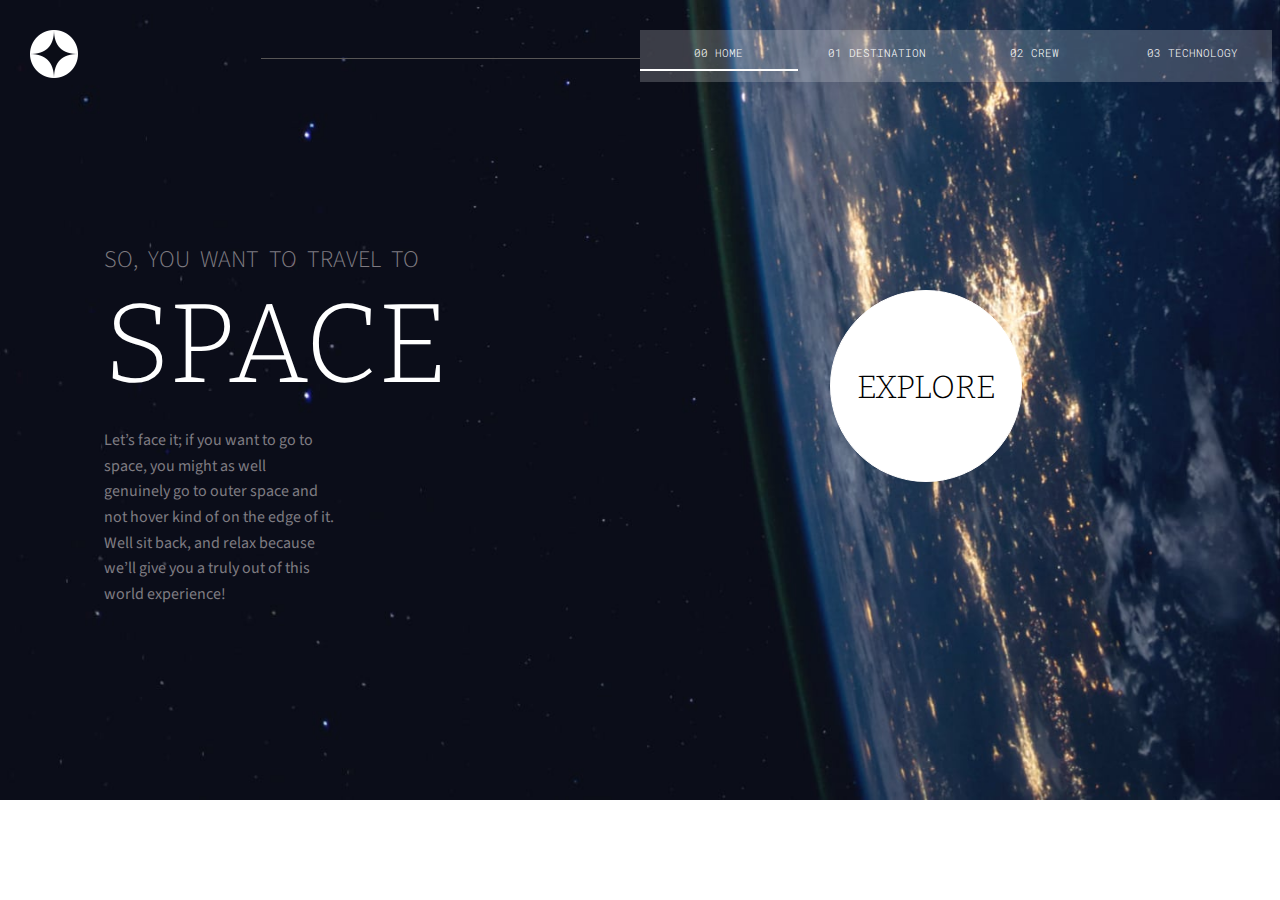
<file: index.html>
<!DOCTYPE html>
<html lang="en">

<head>
    <meta charset="UTF-8">
    <meta name="viewport" content="width=device-width, initial-scale=1.0">

    <link rel="icon" type="image/png" sizes="32x32" href="./assets/favicon-32x32.png">
    <link rel="stylesheet" href="home_page.css">

    <link rel="preconnect" href="https://fonts.googleapis.com">
    <link rel="preconnect" href="https://fonts.gstatic.com" crossorigin>
    <link href="https://fonts.googleapis.com/css2?family=Bitter:wght@100;200;300&display=swap" rel="stylesheet">
    <link rel="preconnect" href="https://fonts.googleapis.com">
    <link rel="preconnect" href="https://fonts.gstatic.com" crossorigin>
    <link href="https://fonts.googleapis.com/css2?family=Bitter:wght@100&family=Roboto+Slab:wght@200;300&family=Source+Sans+3:wght@200;300;400&display=swap" rel="stylesheet">
    <link rel="preconnect" href="https://fonts.googleapis.com">
    <link rel="preconnect" href="https://fonts.gstatic.com" crossorigin>
    <link href="https://fonts.googleapis.com/css2?family=Roboto+Mono:wght@300&display=swap" rel="stylesheet">

    <link rel="preconnect" href="https://fonts.googleapis.com">
    <link rel="preconnect" href="https://fonts.gstatic.com" crossorigin>
    <link href="https://fonts.googleapis.com/css2?family=Noto+Serif&display=swap" rel="stylesheet">

    <title>Frontend Mentor | Space tourism website</title>
</head>

<body>


    <div class="nav_bar">
        <div class="logo">
            <img src="assets\shared\logo.png" alt="">
        </div>

        <div class="line">
            <hr class="black_line">
        </div>

        <div class="nav_bar_content">
            <p class="home" onclick="toHome()">00 <span class="navbar_text">HOME</span></p>
            <p class="destination" onclick="toDestination()">01 <span class="navbar_text">DESTINATION</span></p>
            <p class="crew" onclick="toCrew()">02 <span class="navbar_text">CREW</span></p>
            <p class="technology" onclick="toTechnology()">03 <span class="navbar_text">TECHNOLOGY</span></p>
        </div>
    </div>

    <div class="handling_intro">
        <div class="tour_intro">
            <h4 class="travel">SO,&nbsp;&nbsp;YOU&nbsp;&nbsp;WANT&nbsp;&nbsp;TO&nbsp;&nbsp;TRAVEL&nbsp;&nbsp;TO</h4>
            <h1 class="space">SPACE</h1>
            <p class="tour_description">
                Let’s face it; if you want to go to space, you might as well genuinely go to outer space and not hover kind of on the edge of it. Well sit back, and relax because we’ll give you a truly out of this world experience!
            </p>
        </div>

        <div class="explore">
            <button class="btn" onclick="toDestination()">EXPLORE</button>
        </div>
    </div>

    <script src="index.js" charset="utf-8"></script>

</body>

</html>
</file>
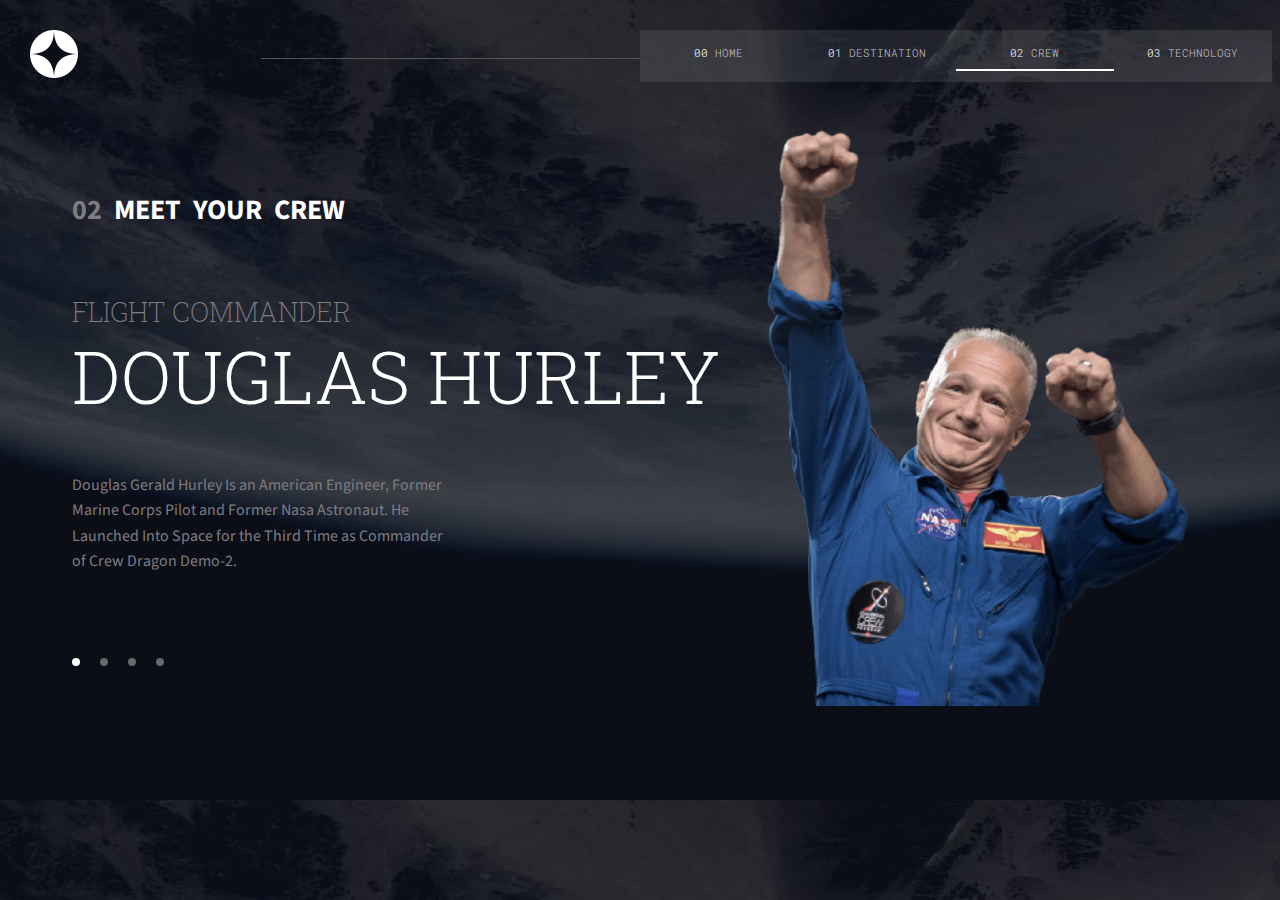
<file: Crew_Page.html>
<!DOCTYPE html>
<html lang="en">

<head>
    <meta charset="UTF-8">
    <meta name="viewport" content="width=device-width, initial-scale=1.0">

    <link rel="icon" type="image/png" sizes="32x32" href="./assets/favicon-32x32.png">
    <link rel="stylesheet" href="crew_page.css">

    <link rel="preconnect" href="https://fonts.googleapis.com">
    <link rel="preconnect" href="https://fonts.gstatic.com" crossorigin>
    <link href="https://fonts.googleapis.com/css2?family=Bitter:wght@100&family=Roboto+Slab:wght@200;300&family=Source+Sans+3:wght@200;300;400&display=swap" rel="stylesheet">
    <link rel="preconnect" href="https://fonts.googleapis.com">
    <link rel="preconnect" href="https://fonts.gstatic.com" crossorigin>
    <link href="https://fonts.googleapis.com/css2?family=Roboto+Mono:wght@300&display=swap" rel="stylesheet">


    <title>Frontend Mentor | Space tourism website</title>
</head>

<body>

    <div class="nav_bar">
        <div class="logo">
            <img src="assets\shared\logo.png" alt="">
        </div>

        <div class="line">
            <hr class="black_line">
        </div>

        <div class="nav_bar_content">
            <p class="home" onclick="toHome()">00 <span class="navbar_text">HOME</span></p>
            <p class="destination" onclick="toDestination()">01 <span class="navbar_text">DESTINATION</span></p>
            <p class="crew" onclick="toCrew()">02 <span class="navbar_text">CREW</span></p>
            <p class="technology" onclick="toTechnology()">03 <span class="navbar_text">TECHNOLOGY</span></p>
        </div>
    </div>

    <div class="handling_crew">

        <div class="about_crew">

            <div class="meet_crew">
                <h3><span class="two">02</span>&nbsp;&nbsp;MEET&nbsp;&nbsp;YOUR&nbsp;&nbsp;CREW</h3>
            </div>



            <div class="crew_information">
                <h2 class="crew_post" id="crew_post">FLIGHT COMMANDER</h2>
                <h1 class="crew_name" id="crew_name">DOUGLAS HURLEY</h1>

                <p class="crew_achivement" id="crew_achivement">
                    Douglas Gerald Hurley Is an American Engineer, Former Marine Corps Pilot and Former Nasa Astronaut. He Launched Into Space for the Third Time as Commander of Crew Dragon Demo-2.
                </p>
            </div>

            <div class="buttons">
                <button class="btn" id="btn1" onclick="flightCrew1()"></button>
                <button class="btn" id="btn2" onclick="flightCrew2()"></button>
                <button class="btn" id="btn3" onclick="flightCrew3()"></button>
                <button class="btn" id="btn4" onclick="flightCrew4()"></button>
            </div>

        </div>


        <div class="crew_img">
            <img class="crew_pic" id="crew_potrait" src="assets/crew/image-douglas-hurley.png" alt="">
        </div>

    </div>

    <script src="index.js" charset="utf-8"></script>

</body>

</html>
</file>
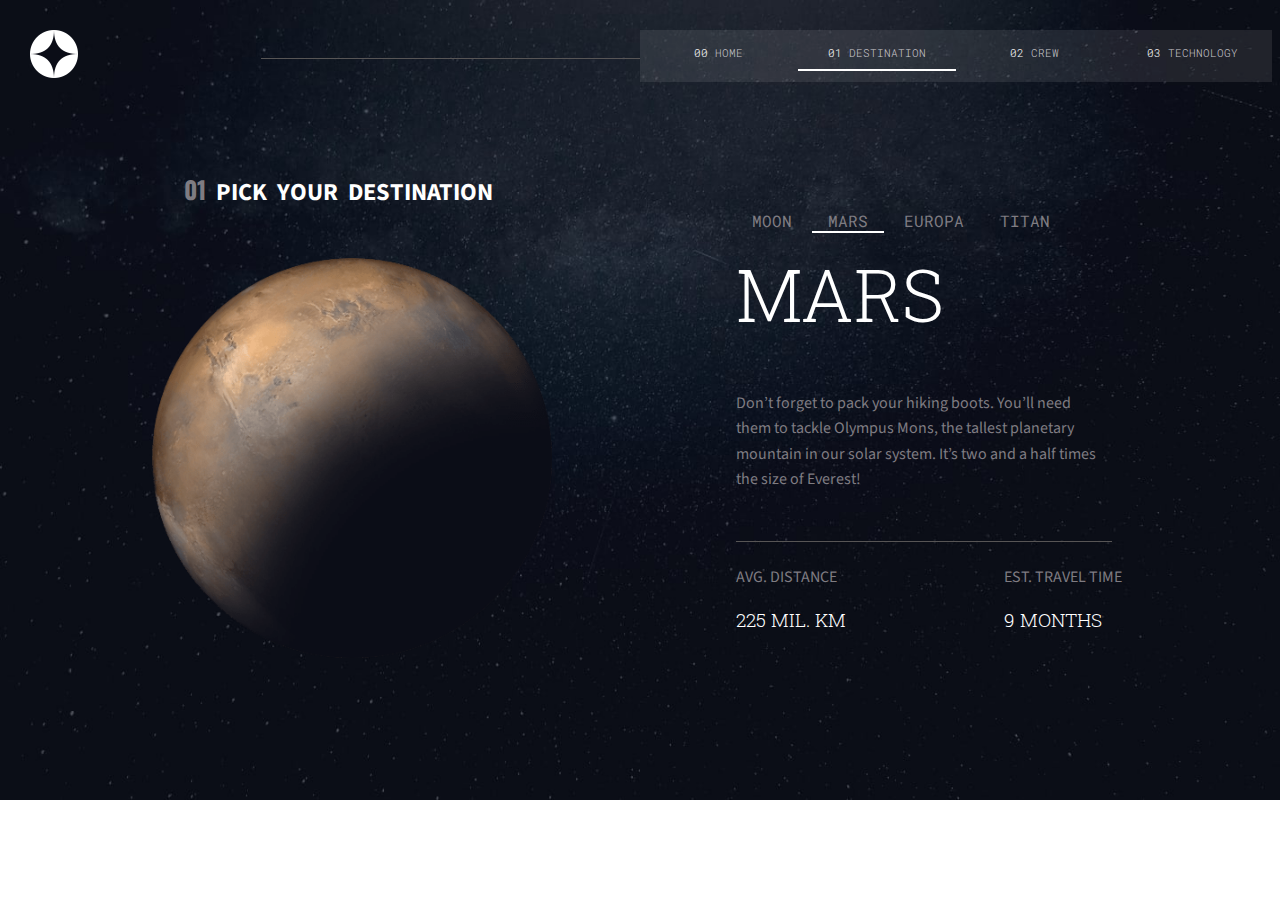
<file: Destination_Page.html>
<!DOCTYPE html>
<html lang="en">

<head>
    <meta charset="UTF-8">
    <meta name="viewport" content="width=device-width, initial-scale=1.0">

    <link rel="icon" type="image/png" sizes="32x32" href="./assets/favicon-32x32.png">
    <link rel="stylesheet" href="destination_page.css">


    <link rel="preconnect" href="https://fonts.googleapis.com">
    <link rel="preconnect" href="https://fonts.gstatic.com" crossorigin>
    <link href="https://fonts.googleapis.com/css2?family=Bitter:wght@100&family=Roboto+Slab:wght@200;300&family=Source+Sans+3:wght@200;300;400&display=swap" rel="stylesheet">
    <link rel="preconnect" href="https://fonts.googleapis.com">
    <link rel="preconnect" href="https://fonts.gstatic.com" crossorigin>
    <link href="https://fonts.googleapis.com/css2?family=Roboto+Mono:wght@300;400&display=swap" rel="stylesheet">

    <link rel="preconnect" href="https://fonts.googleapis.com">
    <link rel="preconnect" href="https://fonts.gstatic.com" crossorigin>
    <link href="https://fonts.googleapis.com/css2?family=Oswald:wght@200&display=swap" rel="stylesheet">

    <title>Frontend Mentor | Space tourism website</title>
</head>

<body>



    <div class="nav_bar">
        <div class="logo">
            <img src="assets\shared\logo.png" alt="">
        </div>

        <div class="line">
            <hr class="black_line">
        </div>

        <div class="nav_bar_content">
            <p class="home" onclick="toHome()">00 <span class="navbar_text">HOME</span></p>
            <p class="destination" onclick="toDestination()">01 <span class="navbar_text">DESTINATION</span></p>
            <p class="crew" onclick="toCrew()">02 <span class="navbar_text">CREW</span></p>
            <p class="technology" onclick="toTechnology()">03 <span class="navbar_text">TECHNOLOGY</span></p>
        </div>
    </div>

    <div class="handling_destination">

        <div class="left_side">
            <div class="pick_destination">
                <h3><span class="one">01</span>&nbsp;&nbsp;PICK&nbsp;&nbsp;YOUR&nbsp;&nbsp;DESTINATION</h3>
            </div>

            <div class="destination_img">
                <img class="planet_img" id="planet_img" src="assets/destination/image-mars.png" alt="">
            </div>
        </div>

        <div class="about_destination">
            <p> <span class="moon" id="moon" onclick="onMoon()">MOON</span> <span class="mars" id="mars" onclick="onMars()">MARS</span> <span class="europa" id="europa" onclick="onEuropa()">EUROPA</span> <span class="titan" id="titan" onclick="onTitan()">TITAN</span>                </p>
            <h1 class="destination_name" id="destination_name">MARS</h1>
            <p class="destination_activity" id="destination_activity">Don’t forget to pack your hiking boots. You’ll need them to tackle Olympus Mons, the tallest planetary mountain in our solar system. It’s two and a half times the size of Everest!</p>
            <hr class="black_line2">
            <div class="distance_time">
                <div class="distance">
                    <p> AVG. DISTANCE</p>
                    <h3 id="avg_distance"> 225 MIL. KM</h3>
                </div>
                <div class="time">
                    <p> EST. TRAVEL TIME </p>
                    <h3 id="travel_time">9 MONTHS</h3>
                </div>
            </div>
        </div>

    </div>


    <script src="index.js" charset="utf-8"></script>

</body>

</html>
</file>
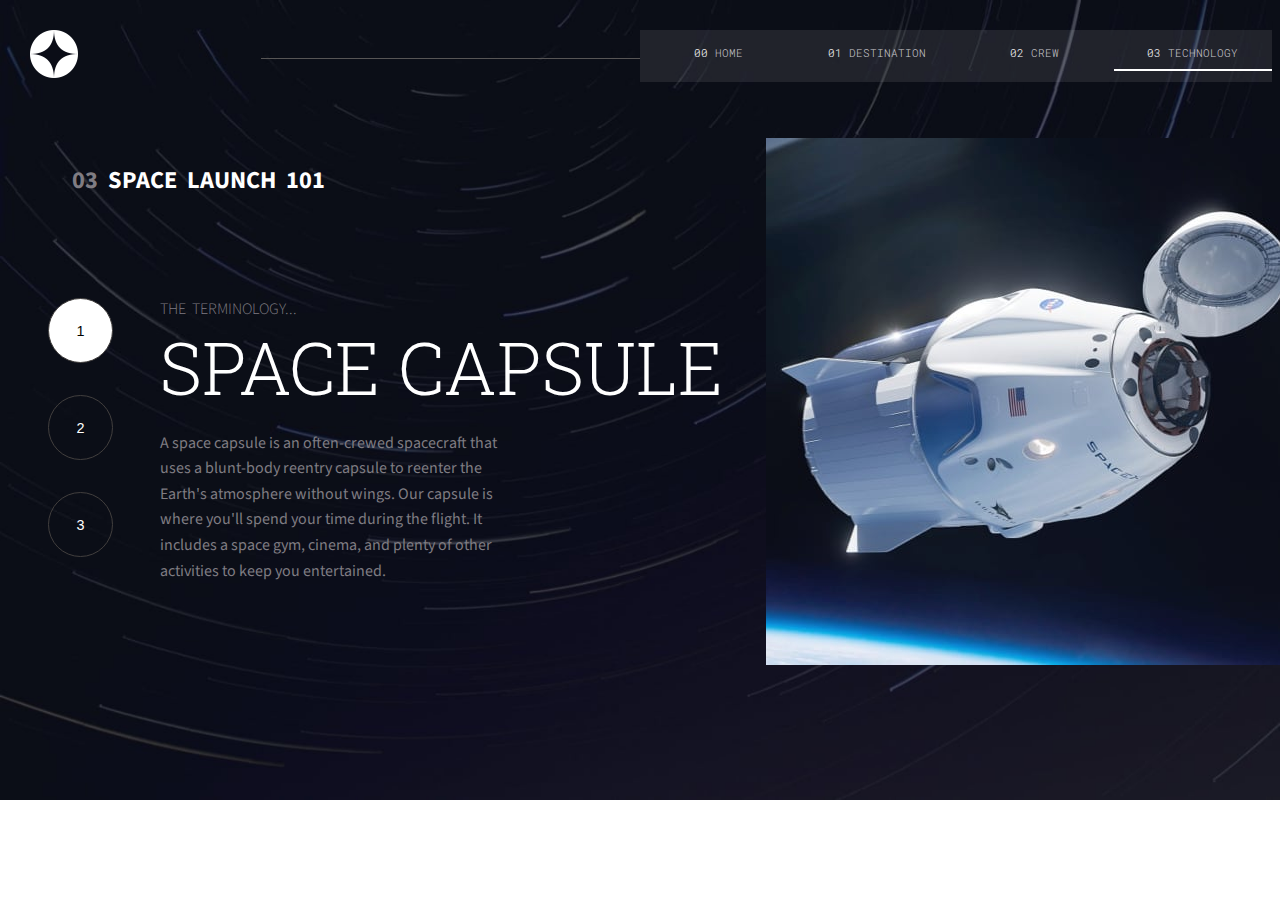
<file: Technology_Page.html>
<!DOCTYPE html>
<html lang="en">

<head>
    <meta charset="UTF-8">
    <meta name="viewport" content="width=device-width, initial-scale=1.0">

    <link rel="icon" type="image/png" sizes="32x32" href="./assets/favicon-32x32.png">
    <link rel="stylesheet" href="technology_page.css">


    <link rel="preconnect" href="https://fonts.googleapis.com">
    <link rel="preconnect" href="https://fonts.gstatic.com" crossorigin>
    <link href="https://fonts.googleapis.com/css2?family=Bitter:wght@100&family=Roboto+Slab:wght@200;300&family=Source+Sans+3:wght@200;300;400&display=swap" rel="stylesheet">
    <link rel="preconnect" href="https://fonts.googleapis.com">
    <link rel="preconnect" href="https://fonts.gstatic.com" crossorigin>
    <link href="https://fonts.googleapis.com/css2?family=Roboto+Mono:wght@300;400&display=swap" rel="stylesheet">

    <link rel="preconnect" href="https://fonts.googleapis.com">
    <link rel="preconnect" href="https://fonts.gstatic.com" crossorigin>
    <link href="https://fonts.googleapis.com/css2?family=Oswald:wght@200&display=swap" rel="stylesheet">

    <title>Frontend Mentor | Space tourism website</title>
</head>

<body>


    <div class="nav_bar">
        <div class="logo">
            <img src="assets\shared\logo.png" alt="">
        </div>

        <div class="line">
            <hr class="black_line">
        </div>

        <div class="nav_bar_content">
            <p class="home" onclick="toHome()">00 <span class="navbar_text">HOME</span></p>
            <p class="destination" onclick="toDestination()">01 <span class="navbar_text">DESTINATION</span></p>
            <p class="crew" onclick="toCrew()">02 <span class="navbar_text">CREW</span></p>
            <p class="technology" onclick="toTechnology()">03 <span class="navbar_text">TECHNOLOGY</span></p>
        </div>
    </div>

    <div class="handling_technology">

        <div class="about_technology">
            <div class="space_launch">
                <h3><span class="three">03</span>&nbsp;&nbsp;SPACE&nbsp;&nbsp;LAUNCH&nbsp;&nbsp;101</h3>
            </div>

            <div class="bottom_side">
                <div class="technology_count">
                    <button class="btn1" id="btn1" onclick="spaceCapsule()">1</button>
                    <br>
                    <button class="btn2" id="btn2" onclick="spacePort()">2</button>
                    <br>
                    <button class="btn3" id="btn3" onclick="spaceVehicle()">3</button>
                </div>

                <div class="technology_details">
                    <h6 class="terminology">THE&nbsp;&nbsp;TERMINOLOGY...</h6>
                    <h1 class="technology_name" id="technology_name"> SPACE CAPSULE</h1>
                    <p class="technology_power" id="technology_power">
                        A space capsule is an often-crewed spacecraft that uses a blunt-body reentry capsule to reenter the Earth's atmosphere without wings. Our capsule is where you'll spend your time during the flight. It includes a space gym, cinema, and plenty of other activities
                        to keep you entertained.
                    </p>
                </div>
            </div>
        </div>

        <div class="technology_img">
            <img class="technology_pic" id="technology_pic" src="assets/technology/image-space-capsule-portrait.jpg" alt="">
        </div>

    </div>

    <script src="index.js" charset="utf-8"></script>

</body>

</html>
</file>
<file: home_page.css>
body {
    background-image: url("assets/home/background-home-desktop.jpg");
    background-repeat: no-repeat;
    background-size: cover;
    color: white;
}

.nav_bar {
    display: grid;
    grid-template-columns: 20% 30% 50%;
    grid-template-rows: 100%;
    grid-template-areas: "logo line nav_bar_content";
}

.logo {
    grid-area: logo;
    margin-top: 1.4rem;
    margin-left: 1.4rem;
}

.line {
    grid-area: line;
    margin-top: 2.6rem;
}

.nav_bar_content {
    font-family: 'Roboto Mono', monospace;
    font-weight: 300;
    margin-top: 1.4rem;
    font-size: .7rem;
    grid-area: nav_bar_content;
    display: grid;
    grid-auto-columns: 25% 25% 25% 25%;
    grid-template-rows: 100%;
    grid-template-areas: "home destination crew technology";
    background-color: rgb(255, 255, 255, .2);
}

.home {
    grid-area: home;
    padding: 0.2rem;
    text-align: center;
    cursor: pointer;
    border-bottom: 2px solid rgb(255, 255, 255);
}

.destination {
    grid-area: destination;
    padding: 0.2rem;
    text-align: center;
    cursor: pointer;
}

.crew {
    grid-area: crew;
    padding: 0.2rem;
    text-align: center;
    cursor: pointer;
}

.technology {
    grid-area: technology;
    padding: 0.2rem;
    text-align: center;
    cursor: pointer;
}

.crew:hover {
    font-size: 0.8rem;
}

.technology:hover {
    font-size: 0.8rem;
}

.destination:hover {
    font-size: 0.8rem;
}

.home:hover {
    font-size: 0.8rem;
}

.black_line {
    border-color: black;
    border-top: 1px solid rgb(87, 85, 85);
    border-bottom: 0;
    border-left: 0;
    border-right: 0;
}

.handling_intro {
    display: grid;
    grid-template-columns: 60% 40%;
    grid-template-rows: 100%;
    grid-template-areas: "tour_intro explore";
}

.tour_intro {
    grid-area: tour_intro;
    padding-top: 8rem;
    padding-left: 6rem;
}

.explore {
    grid-area: explore;
    padding-top: 13rem;
    padding-left: 4rem;
}

.travel {
    font-family: 'Source Sans 3', sans-serif;
    font-weight: 300;
    font-size: 1.5rem;
    margin-bottom: 0;
    color: #7F7C82;
}

.space {
    font-family: 'Bitter', serif;
    font-weight: 300;
    font-size: 7rem;
    margin-top: 0;
    margin-bottom: 0;
}

.tour_description {
    padding-right: 27rem;
    line-height: 1.6;
    text-align: left;
    font-family: 'Source Sans 3', sans-serif;
    font-weight: 400;
    color: #7F7C82;
}

.btn {
    -webkit-border-radius: 100px;
    -moz-border-radius: 100px;
    border-radius: 100px;
    height: 12rem;
    line-height: 12rem;
    color: #000000;
    font-family: 'Bitter', serif;
    width: 12rem;
    font-size: 2rem;
    font-weight: 300;
    padding: 0;
    background-color: white;
    text-decoration: none;
    display: inline-block;
    cursor: pointer;
    text-align: center;
    border: 1px solid white;
}

.btn:hover {
    height: 12.2rem;
    width: 12.2rem;
}
</file>
<file: crew_page.css>
body {
    background-image: url("assets/crew/background-crew-desktop.jpg");
    background-repeat: repeat-y;
    background-size: cover;
    color: white;
}

.meet_crew {
    font-family: 'Source Sans 3', sans-serif;
    font-weight: 300;
    padding: 4rem;
    padding-top: 5rem;
    font-size: 1.5rem;
    grid-area: meet_crew;
}

.nav_bar {
    display: grid;
    grid-template-columns: 20% 30% 50%;
    grid-template-rows: 100%;
    grid-template-areas: "logo line nav_bar_content";
}

.logo {
    grid-area: logo;
    margin-top: 1.4rem;
    margin-left: 1.4rem;
}

.line {
    grid-area: line;
    margin-top: 2.6rem;
}

.nav_bar_content {
    font-family: 'Roboto Mono', monospace;
    font-weight: 300;
    margin-top: 1.4rem;
    font-size: .7rem;
    grid-area: nav_bar_content;
    display: grid;
    grid-auto-columns: 25% 25% 25% 25%;
    grid-template-rows: 100%;
    grid-template-areas: "home destination crew technology";
    background-color: rgb(255, 255, 255, .09);
}

.home {
    grid-area: home;
    padding: 0.2rem;
    text-align: center;
    cursor: pointer;
}

.destination {
    grid-area: destination;
    padding: 0.2rem;
    text-align: center;
    cursor: pointer;
}

.crew {
    grid-area: crew;
    border-bottom: 2px solid rgb(255, 255, 255);
    padding: 0.2rem;
    text-align: center;
    cursor: pointer;
}

.technology {
    grid-area: technology;
    padding: 0.2rem;
    text-align: center;
    cursor: pointer;
}

.crew:hover {
    font-size: 0.8rem;
}

.technology:hover {
    font-size: 0.8rem;
}

.destination:hover {
    font-size: 0.8rem;
}

.home:hover {
    font-size: 0.8rem;
}

.black_line {
    border-color: black;
    border-top: 1px solid rgb(87, 85, 85);
    border-bottom: 0;
    border-left: 0;
    border-right: 0;
}

.navbar_text {
    color: rgb(203, 201, 206);
}

.about_crew {
    grid-area: about_crew;
    display: grid;
    grid-template-columns: 100%;
    grid-template-rows: 30% 60% 10%;
    grid-template-areas: "meet_crew" "crew_information" "buttons";
}

.crew_information {
    grid-area: crew_information;
    padding-left: 4rem;
}

.crew_img {
    grid-area: crew_img;
}

.crew_post {
    font-family: 'Roboto Slab', serif;
    font-weight: 200;
    font-size: 1.7rem;
    color: #7F7C82;
    margin-bottom: 0;
}

.crew_name {
    font-family: 'Roboto Slab', serif;
    font-weight: 300;
    font-size: 4.5rem;
    margin-top: 0;
}

.crew_pic {
    height: 36rem;
    margin-top: 3rem;
}

.crew_achivement {
    padding-right: 20rem;
    line-height: 1.6;
    text-align: left;
    font-family: 'Source Sans 3', sans-serif;
    font-weight: 400;
    color: #7F7C82;
}

.two {
    color: #7F7C82;
}

.handling_crew {
    display: grid;
    grid-template-columns: 60% 40%;
    grid-template-rows: 100%;
    grid-template-areas: "about_crew crew_img";
}

.btn {
    -webkit-border-radius: 17px;
    -moz-border-radius: 17px;
    border-radius: 17px;
    height: 0;
    line-height: 0;
    color: #000000;
    font-family: Brush Script MT;
    width: 0;
    font-size: 0;
    font-weight: 100;
    padding: 0;
    background-color: #696969;
    border: solid #696969 4px;
    text-decoration: none;
    display: inline-block;
    cursor: pointer;
    text-align: center;
}

.btn:hover {
    background: #696969;
    border: solid #FFFFFF 4px;
    -webkit-border-radius: 17px;
    -moz-border-radius: 17px;
    border-radius: 17px;
    text-decoration: none;
}

.buttons {
    grid-area: buttons;
    padding-left: 4rem;
}

#btn1 {
    border: solid #FFFFFF 4px;
    margin-right: 0.5rem;
}

#btn2 {
    margin-right: 0.5rem;
    margin-left: 0.5rem;
}

#btn3 {
    margin-right: 0.5rem;
    margin-left: 0.5rem;
}

#btn4 {
    margin-left: 0.5rem;
}
</file>
<file: destination_page.css>
body {
    background-image: url("assets/destination/background-destination-desktop.jpg");
    background-repeat: no-repeat;
    background-size: cover;
    color: white;
}

.nav_bar {
    display: grid;
    grid-template-columns: 20% 30% 50%;
    grid-template-rows: 100%;
    grid-template-areas: "logo line nav_bar_content";
}

.logo {
    grid-area: logo;
    margin-top: 1.4rem;
    margin-left: 1.4rem;
}

.line {
    grid-area: line;
    margin-top: 2.6rem;
}

.nav_bar_content {
    font-family: 'Roboto Mono', monospace;
    font-weight: 300;
    margin-top: 1.4rem;
    font-size: .7rem;
    grid-area: nav_bar_content;
    display: grid;
    grid-auto-columns: 25% 25% 25% 25%;
    grid-template-rows: 100%;
    grid-template-areas: "home destination crew technology";
    background-color: rgb(255, 255, 255, .09);
}

.home {
    grid-area: home;
    padding: 0.2rem;
    text-align: center;
    cursor: pointer;
}

.destination {
    grid-area: destination;
    border-bottom: 2px solid rgb(255, 255, 255);
    padding: 0.2rem;
    text-align: center;
    cursor: pointer;
}

.crew {
    grid-area: crew;
    padding: 0.2rem;
    text-align: center;
    cursor: pointer;
}

.technology {
    grid-area: technology;
    padding: 0.2rem;
    text-align: center;
    cursor: pointer;
}

.crew:hover {
    font-size: 0.8rem;
}

.technology:hover {
    font-size: 0.8rem;
}

.destination:hover {
    font-size: 0.8rem;
}

.home:hover {
    font-size: 0.8rem;
}

.black_line {
    border-color: black;
    border-top: 1px solid rgb(87, 85, 85);
    border-bottom: 0;
    border-left: 0;
    border-right: 0;
}

.navbar_text {
    color: rgb(203, 201, 206);
}

.left_side {
    display: grid;
    padding-left: 4rem;
    padding-top: 2rem;
    grid-area: left_side;
    grid-template-columns: 100%;
    grid-template-rows: 20% 80%;
    grid-template-areas: "pick_destination" "destination_img";
}

.pick_destination {
    font-family: 'Source Sans 3', sans-serif;
    font-size: 1.3rem;
    font-weight: 200;
    grid-area: pick_destination;
    padding-top: 2rem;
    padding-left: 7rem;
}

.destination_img {
    grid-area: destination_img;
    padding-left: 5rem;
    padding-top: 2rem;
}

.handling_destination {
    display: grid;
    grid-template-columns: 50% 50%;
    grid-template-rows: 100%;
    grid-template-areas: "left_side about_destination";
}

.about_destination {
    grid-area: about_destination;
    padding-top: 7rem;
    padding-left: 6rem;
}

.distance_time {
    display: grid;
    grid-template-columns: 50% 50%;
    grid-template-rows: 100%;
    grid-template-areas: "distance time";
}

.distance {
    grid-area: distance;
}

.time {
    grid-area: time;
}

.planet_img {
    height: 25rem;
}

.one {
    font-family: 'Oswald', sans-serif;
    color: #7F7C82;
}

.destination_activity {
    padding-right: 11rem;
    line-height: 1.6;
    font-family: 'Source Sans 3', sans-serif;
    font-weight: 400;
    color: #7F7C82;
}

.destination_name {
    font-family: 'Roboto Slab', serif;
    font-weight: 300;
    font-size: 4.5rem;
    margin-top: 0;
}

.black_line2 {
    margin-top: 3rem;
    margin-right: 10rem;
    border-color: black;
    border-top: 1px solid rgb(87, 85, 85);
    border-bottom: 0;
    border-left: 0;
    border-right: 0;
}

.distance p {
    color: #7F7C82;
    font-family: 'Source Sans 3', sans-serif;
}

.time p {
    color: #7F7C82;
    font-family: 'Source Sans 3', sans-serif;
}

.moon {
    color: #7F7C82;
    padding-right: 1rem;
    padding-left: 1rem;
    font-family: 'Roboto Mono', monospace;
    font-weight: 400;
    cursor: pointer;
}

.mars {
    color: #7F7C82;
    padding-right: 1rem;
    padding-left: 1rem;
    border-bottom: 2px solid white;
    font-family: 'Roboto Mono', monospace;
    font-weight: 400;
    cursor: pointer;
}

.europa {
    color: #7F7C82;
    padding-right: 1rem;
    padding-left: 1rem;
    font-family: 'Roboto Mono', monospace;
    font-weight: 400;
    cursor: pointer;
}

.titan {
    color: #7F7C82;
    padding-right: 1rem;
    padding-left: 1rem;
    font-family: 'Roboto Mono', monospace;
    font-weight: 400;
    cursor: pointer;
}

#avg_distance {
    font-family: 'Roboto Slab', serif;
    font-weight: 300;
}

#travel_time {
    font-family: 'Roboto Slab', serif;
    font-weight: 300;
}
</file>
<file: technology_page.css>
body {
    background-image: url("assets/technology/background-technology-desktop.jpg");
    background-repeat: no-repeat;
    background-size: cover;
    color: white;
}

.nav_bar {
    display: grid;
    grid-template-columns: 20% 30% 50%;
    grid-template-rows: 100%;
    grid-template-areas: "logo line nav_bar_content";
}

.logo {
    grid-area: logo;
    margin-top: 1.4rem;
    margin-left: 1.4rem;
}

.line {
    grid-area: line;
    margin-top: 2.6rem;
}

.nav_bar_content {
    font-family: 'Roboto Mono', monospace;
    font-weight: 300;
    margin-top: 1.4rem;
    font-size: .7rem;
    grid-area: nav_bar_content;
    display: grid;
    grid-auto-columns: 25% 25% 25% 25%;
    grid-template-rows: 100%;
    grid-template-areas: "home destination crew technology";
    background-color: rgb(255, 255, 255, .09);
}

.home {
    grid-area: home;
    padding: 0.2rem;
    text-align: center;
    cursor: pointer;
}

.destination {
    grid-area: destination;
    padding: 0.2rem;
    text-align: center;
    cursor: pointer;
}

.crew {
    grid-area: crew;
    padding: 0.2rem;
    text-align: center;
    cursor: pointer;
}

.technology {
    grid-area: technology;
    border-bottom: 2px solid rgb(255, 255, 255);
    padding: 0.2rem;
    text-align: center;
    cursor: pointer;
}

.crew:hover {
    font-size: 0.8rem;
}

.technology:hover {
    font-size: 0.8rem;
}

.destination:hover {
    font-size: 0.8rem;
}

.home:hover {
    font-size: 0.8rem;
}

.black_line {
    border-color: black;
    border-top: 1px solid rgb(87, 85, 85);
    border-bottom: 0;
    border-left: 0;
    border-right: 0;
}

.navbar_text {
    color: rgb(203, 201, 206);
}

.handling_technology {
    padding-top: 3.5rem;
    display: grid;
    grid-template-columns: 60% 40%;
    grid-template-rows: 100%;
    grid-template-areas: "about_technology technology_img";
}

.technology_img {
    grid-area: technology_img;
}

.about_technology {
    grid-area: about_technology;
    display: grid;
    grid-template-columns: 100%;
    grid-template-rows: 30% 70%;
    grid-template-areas: "space_launch" "bottom_side";
}

.space_launch {
    grid-area: space_launch;
    font-family: 'Source Sans 3', sans-serif;
    font-weight: 300;
    padding-left: 4rem;
    font-size: 1.3rem;
}

.bottom_side {
    grid-area: bottom_side;
    display: grid;
    grid-template-columns: 20% 80%;
    grid-template-rows: 100%;
    grid-template-areas: "technology_count technology_details";
}

.technology_count {
    grid-area: technology_count;
    margin-left: 2.5rem;
}

.technology_details {
    grid-area: technology_details;
}

.technology_name {
    font-family: 'Roboto Slab', serif;
    font-weight: 300;
    font-size: 4.5rem;
    margin: 0;
}

.technology_power {
    padding-right: 15rem;
    line-height: 1.6;
    text-align: left;
    font-family: 'Source Sans 3', sans-serif;
    font-weight: 400;
    color: #7F7C82;
}

.terminology {
    color: #7F7C82;
    text-align: left;
    font-family: 'Source Sans 3', sans-serif;
    font-size: 1rem;
    margin: 0;
    font-weight: 300;
}

.btn1 {
    margin-bottom: 1rem;
    -webkit-border-radius: 100px;
    -moz-border-radius: 100px;
    border-radius: 100px;
    height: 65px;
    line-height: 65px;
    color: black;
    font-family: Arial;
    width: 65px;
    font-size: 0.9rem;
    font-weight: 100;
    padding: 0;
    background-color: white;
    border: 0.1px solid #423F3E;
    text-decoration: none;
    display: inline-block;
    cursor: pointer;
    text-align: center;
}

.btn1:hover {
    background: #E9EFF5;
    border: solid #FFFFFF 1px;
    -webkit-border-radius: 100px;
    -moz-border-radius: 100px;
    border-radius: 100px;
    text-decoration: none;
    color: black;
}

.btn2 {
    margin: 1rem 0;
    -webkit-border-radius: 100px;
    -moz-border-radius: 100px;
    border-radius: 100px;
    height: 65px;
    line-height: 65px;
    color: #FFFFFF;
    font-family: Arial;
    width: 65px;
    font-size: 0.9rem;
    font-weight: 100;
    padding: 0;
    background-color: rgb(255, 255, 255, 0);
    border: 0.1px solid #423F3E;
    text-decoration: none;
    display: inline-block;
    cursor: pointer;
    text-align: center;
}

.btn2:hover {
    background: #E9EFF5;
    border: solid #FFFFFF 1px;
    -webkit-border-radius: 100px;
    -moz-border-radius: 100px;
    border-radius: 100px;
    text-decoration: none;
    color: black;
}

.btn3 {
    margin: 1rem 0;
    -webkit-border-radius: 100px;
    -moz-border-radius: 100px;
    border-radius: 100px;
    height: 65px;
    line-height: 65px;
    color: #FFFFFF;
    font-family: Arial;
    width: 65px;
    font-size: 0.9rem;
    font-weight: 100;
    padding: 0;
    background-color: rgb(255, 255, 255, 0);
    border: 0.1px solid #423F3E;
    text-decoration: none;
    display: inline-block;
    cursor: pointer;
    text-align: center;
}

.btn3:hover {
    background: #E9EFF5;
    border: solid #FFFFFF 1px;
    -webkit-border-radius: 100px;
    -moz-border-radius: 100px;
    border-radius: 100px;
    text-decoration: none;
    color: black;
}

.three {
    color: #7F7C82;
}
</file>
